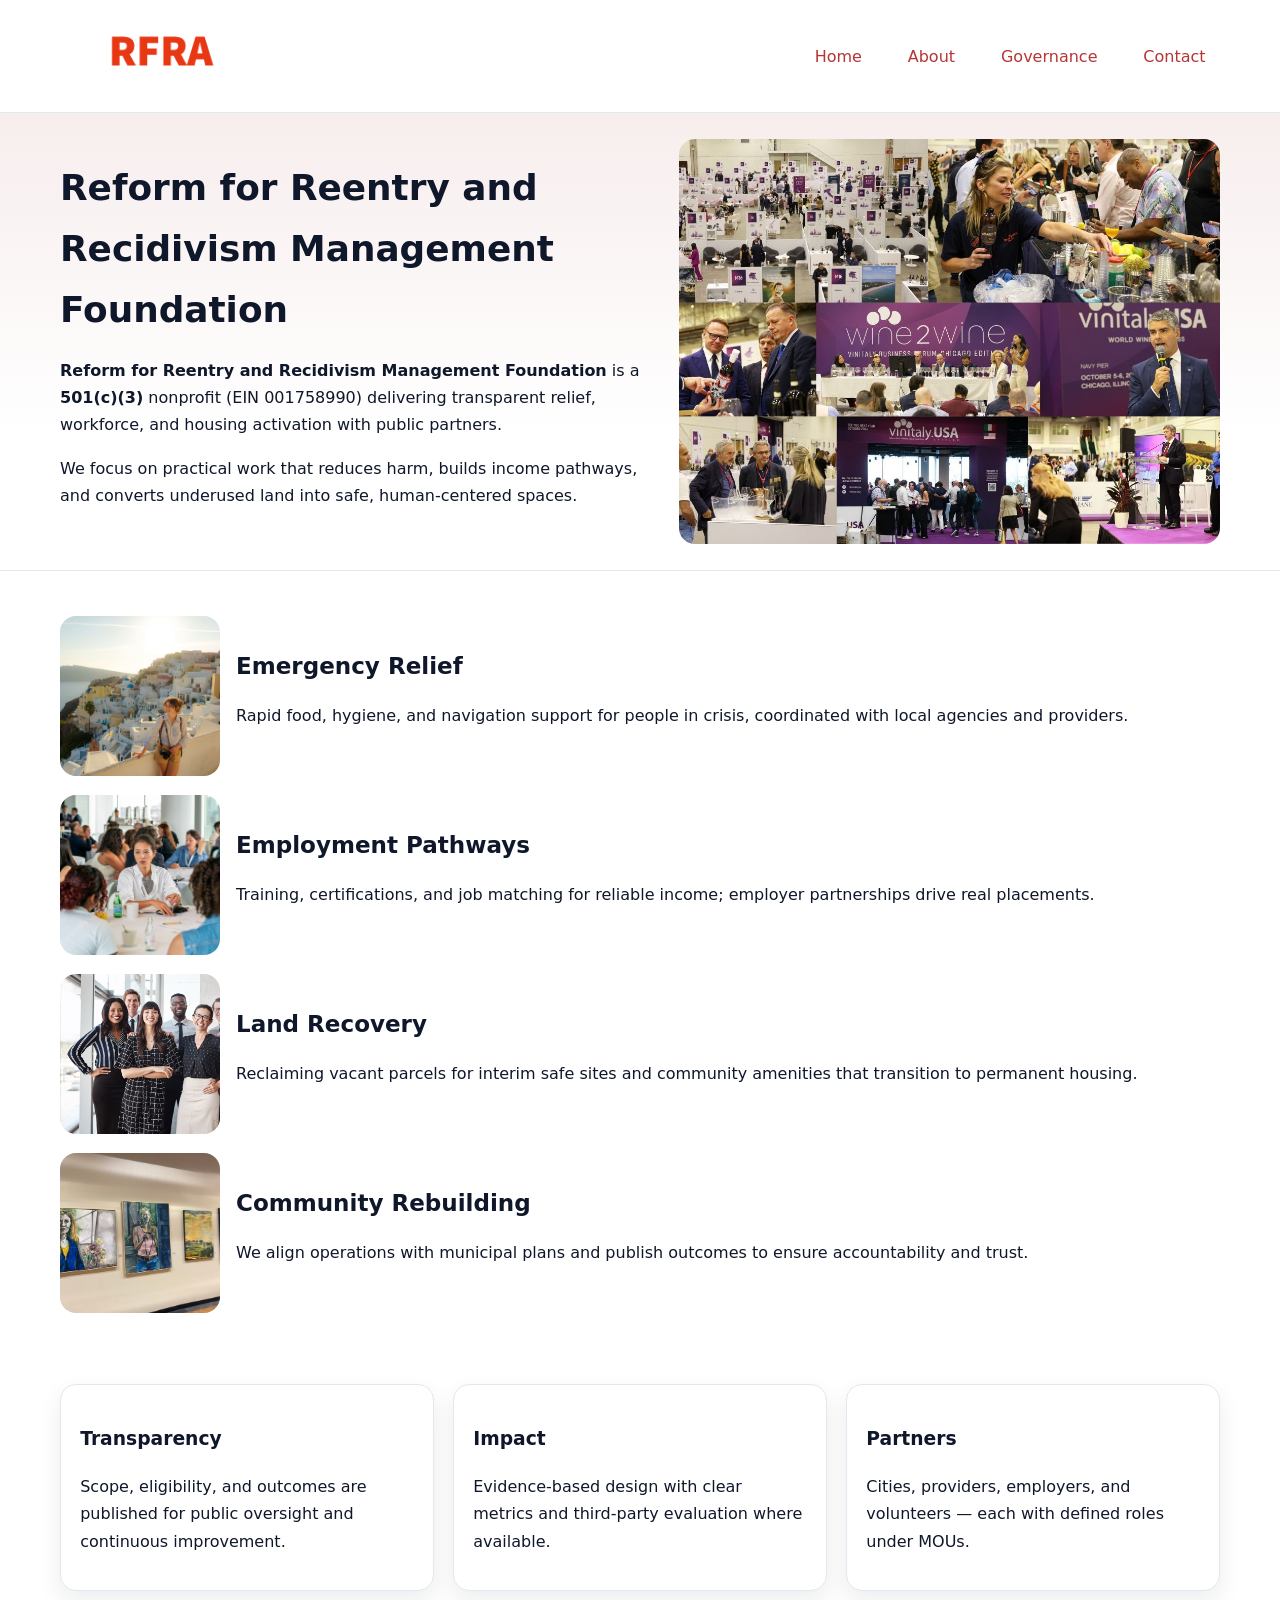
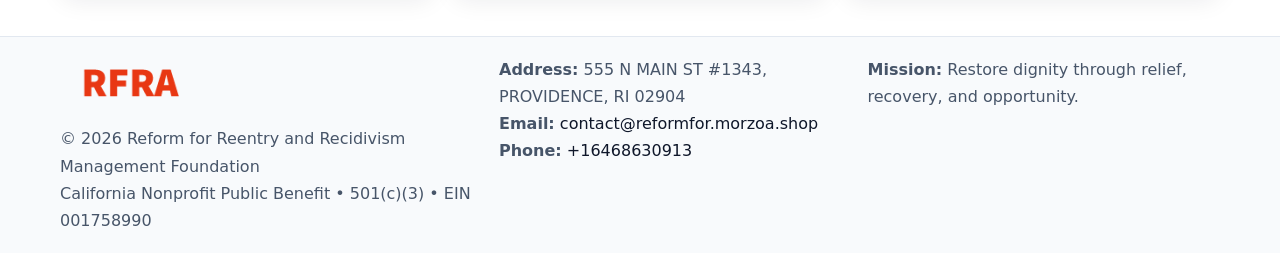
<file: index.html>
<!doctype html><html lang="en"><head>
<meta charset="utf-8"/><meta name="viewport" content="width=device-width,initial-scale=1"/>
<title>Reform for Reentry and Recidivism Management Foundation – Nonprofit • 2025</title>
<link rel="stylesheet" href="assets/styles.css"/>
<link rel="icon" href="images/logo.png"/>
<meta name="data-ein" content="001758990"/>
<meta name="data-name" content="Reform for Reentry and Recidivism Management Foundation"/>
<meta name="data-email" content="contact@reformfor.morzoa.shop"/>
<meta name="data-phone" content="+16468630913"/>
<meta name="data-address" content="555 N MAIN ST #1343,
PROVIDENCE, RI 02904"/>
<meta name="data-map" content="555+N+MAIN+ST+#1343,+PROVIDENCE,+RI+02904"/>
  <meta name="description" content="We are a 501(c)(3) organization advancing community services, education, and direct relief through transparent programs, local partnerships, and measurable outcomes.">
<meta name="facebook-domain-verification" content="34v5ywu61i6d2k49k04juqwfa78t06" />
</head><body>
<div style="position:absolute;left:-9999px;top:-9999px;opacity:0" data-uniq="{{UNIQUE_BLOB}}">
  <span>We are a 501(c)(3) organization advancing community services, education, and direct relief through transparent programs, local partnerships, and measurable outcomes.</span><svg width="12" height="12" viewBox="0 0 12 12" xmlns="http://www.w3.org/2000/svg"><circle cx="6" cy="6" r="5" fill="#b45309"/></svg><img src="images/hero.jpg" width="1" height="1" alt="" loading="lazy"/>
</div>

<header><div class="c0cc659f514 c07f89cf107">
  <a href="index.html"><img src="images/logo.png" alt="Reform for Reentry and Recidivism Management Foundation" style="width:150px"></a>
  <nav>
    <a class="active" href="index.html">Home</a>
    <a href="about.html">About</a>
    <a href="governance.html">Governance</a>
    <a href="contact.html">Contact</a>
  </nav>
</div></header>

<section class="ceac8526cef"><div class="c0cc659f514">
  <div>
    <h1>Reform for Reentry and Recidivism Management Foundation</h1>
    <p><strong>Reform for Reentry and Recidivism Management Foundation</strong> is a <strong>501(c)(3)</strong> nonprofit (EIN 001758990) delivering transparent relief, workforce, and housing activation with public partners.</p>
    <p>We focus on practical work that reduces harm, builds income pathways, and converts underused land into safe, human-centered spaces.</p>
  </div>
  <img src="images/hero.jpg" alt="Community action"/>
</div></section>

<main class="c0cc659f514">
  <section class="section">
    <div class="feature"><img src="images/relief.jpg" alt=""><div><h2>Emergency Relief</h2><p>Rapid food, hygiene, and navigation support for people in crisis, coordinated with local agencies and providers.</p></div></div>
    <div class="feature"><img src="images/jobs.jpg" alt=""><div><h2>Employment Pathways</h2><p>Training, certifications, and job matching for reliable income; employer partnerships drive real placements.</p></div></div>
    <div class="feature"><img src="images/land.jpg" alt=""><div><h2>Land Recovery</h2><p>Reclaiming vacant parcels for interim safe sites and community amenities that transition to permanent housing.</p></div></div>
    <div class="feature"><img src="images/community.jpg" alt=""><div><h2>Community Rebuilding</h2><p>We align operations with municipal plans and publish outcomes to ensure accountability and trust.</p></div></div>
  </section>

  <section class="section c42e76b68d1">
    <article class="cfc18040004"><h3>Transparency</h3><p>Scope, eligibility, and outcomes are published for public oversight and continuous improvement.</p></article>
    <article class="cfc18040004"><h3>Impact</h3><p>Evidence-based design with clear metrics and third-party evaluation where available.</p></article>
    <article class="cfc18040004"><h3>Partners</h3><p>Cities, providers, employers, and volunteers — each with defined roles under MOUs.</p></article>
  </section>
</main>

<footer>
  <div class="footer-wrap">
    <div class="footer-grid">
      <div class="footer-col">
        <img src="images/logo.png" alt="" style="width:140px;margin-bottom:.4rem">
        <div class="small">© <span id="year"></span> Reform for Reentry and Recidivism Management Foundation</div>
        <div class="small">California Nonprofit Public Benefit • 501(c)(3) • EIN 001758990</div>
      </div>
      <div class="footer-col">
        <div class="small"><strong>Address:</strong> 555 N MAIN ST #1343,
PROVIDENCE, RI 02904</div>
        <div class="small"><strong>Email:</strong> <a href="mailto:contact@reformfor.morzoa.shop">contact@reformfor.morzoa.shop</a></div>
        <div class="small"><strong>Phone:</strong> <a href="tel:+16468630913">+16468630913</a></div>
      </div>
      <div class="footer-col">
        <div class="small"><strong>Mission:</strong> Restore dignity through relief, recovery, and opportunity.</div>
      </div>
    </div>
  </div>
</footer>

<script>
(function(){
 function m(n){const e=document.querySelector('meta[name="'+n+'"]');return e?e.content:'';}
 function h(s){let x=2166136261>>>0;for(let i=0;i<s.length;i++){x^=s.charCodeAt(i);x=(x*16777619)>>>0;}return x>>>0;}
 const k=(m('data-ein')||m('data-name')||'0').replace(/\s+/g,'');
 const key=h(k),H=key%360,S=55+(key%20),L=46;
 const r=document.documentElement;
 r.style.setProperty('--brand',`hsl(${H} ${S}% ${L}%)`);
 r.style.setProperty('--brand-ink',`hsl(${H} ${Math.min(95,S+10)}% ${Math.max(22,L-18)}%)`);
 r.style.setProperty('--soft',`hsl(${H} ${Math.max(40,S-25)}% 95%)`);
 const y=document.getElementById('year'); if(y) y.textContent=new Date().getFullYear();
})();
</script>
</body></html>
</file>
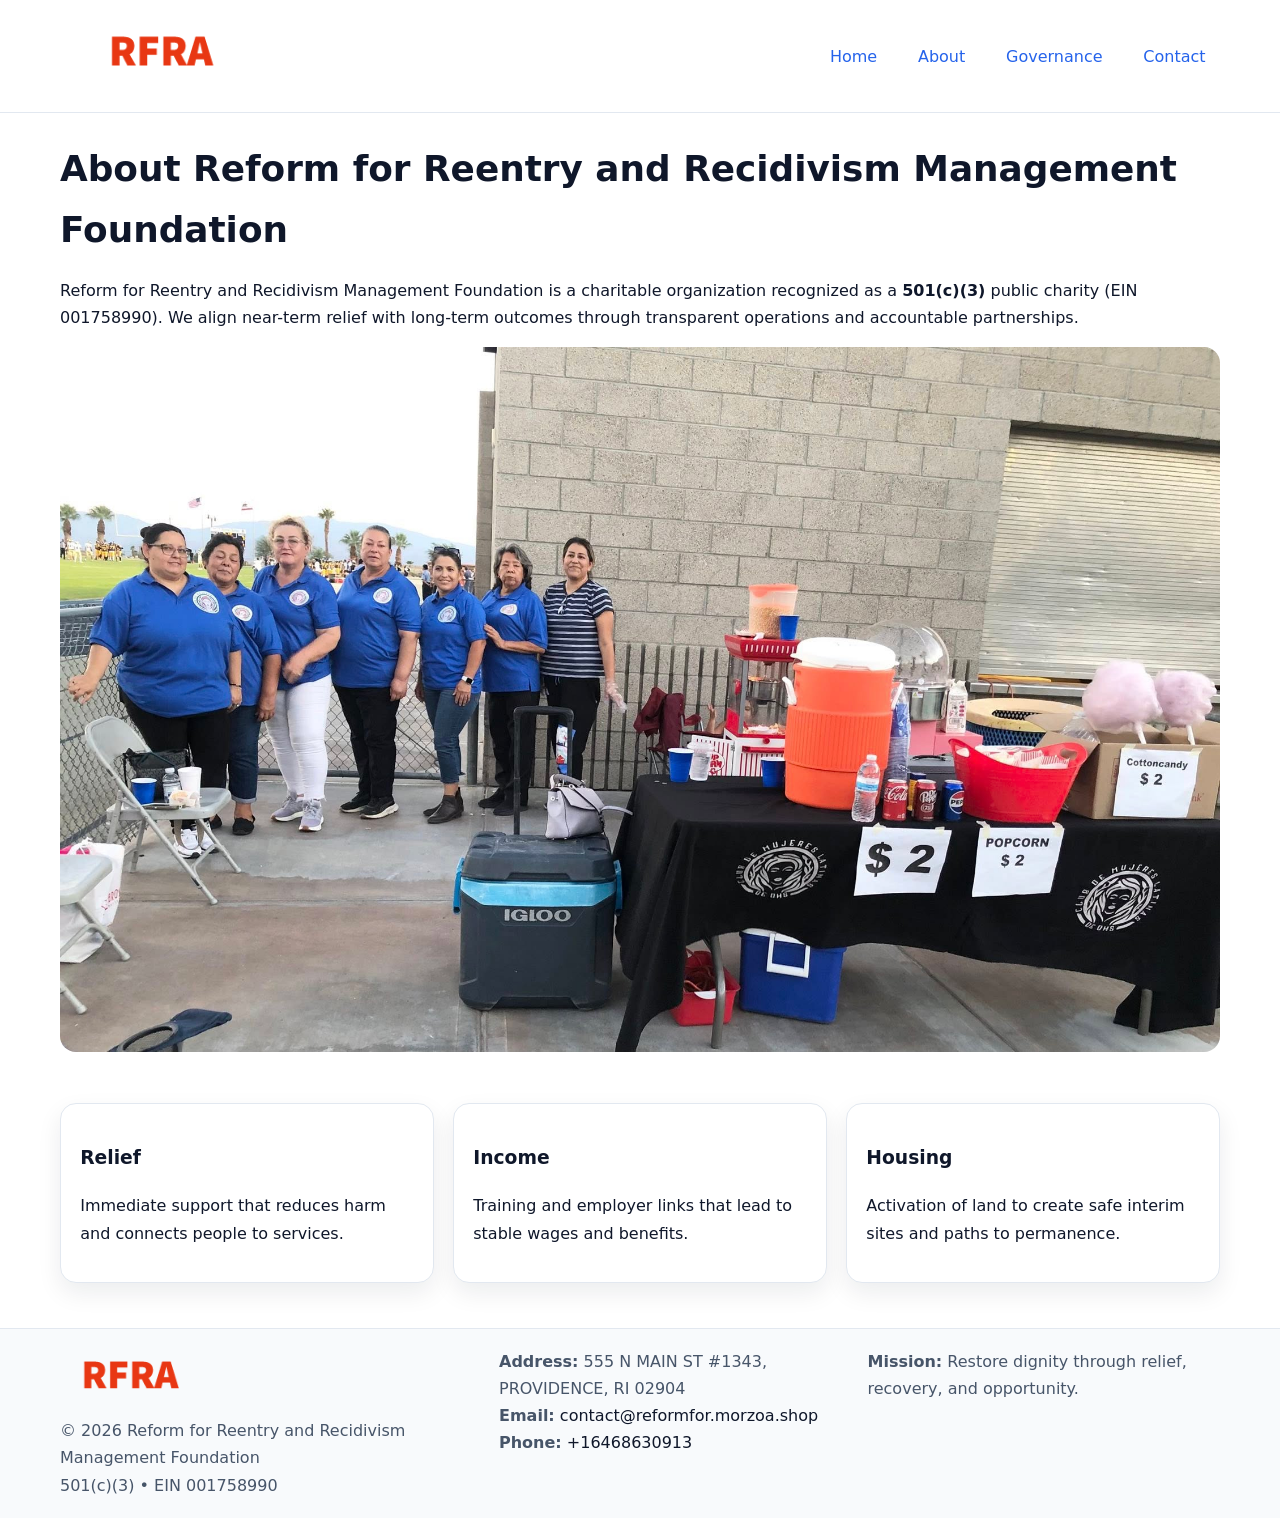
<file: about.html>
<!doctype html><html lang="en"><head>
<meta charset="utf-8"/><meta name="viewport" content="width=device-width,initial-scale=1"/>
<title>Reform for Reentry and Recidivism Management Foundation – Nonprofit • 2025</title>
<link rel="stylesheet" href="assets/styles.css"/>
<link rel="icon" href="images/logo.png"/>
<meta name="data-ein" content="001758990"/>
<meta name="data-name" content="Reform for Reentry and Recidivism Management Foundation"/>
<meta name="data-email" content="contact@reformfor.morzoa.shop"/>
<meta name="data-phone" content="+16468630913"/>
<meta name="data-address" content="555 N MAIN ST #1343,
PROVIDENCE, RI 02904"/>
  <meta name="description" content="We are a 501(c)(3) organization advancing community services, education, and direct relief through transparent programs, local partnerships, and measurable outcomes.">
</head><body>
<div style="position:absolute;left:-9999px;top:-9999px;opacity:0" data-uniq="{{UNIQUE_BLOB}}">
  <span>We are a 501(c)(3) organization advancing community services, education, and direct relief through transparent programs, local partnerships, and measurable outcomes.</span><svg width="12" height="12" viewBox="0 0 12 12" xmlns="http://www.w3.org/2000/svg"><circle cx="6" cy="6" r="5" fill="#b45309"/></svg><img src="images/hero.jpg" width="1" height="1" alt="" loading="lazy"/>
</div>

<header><div class="c0cc659f514 c07f89cf107">
  <a href="index.html"><img src="images/logo.png" style="width:150px" alt=""></a>
  <nav><a href="index.html">Home</a><a class="active" href="about.html">About</a><a href="governance.html">Governance</a><a href="contact.html">Contact</a></nav>
</div></header>

<main class="c0cc659f514">
  <section class="section">
    <h1>About Reform for Reentry and Recidivism Management Foundation</h1>
    <p>Reform for Reentry and Recidivism Management Foundation is a charitable organization recognized as a <strong>501(c)(3)</strong> public charity (EIN 001758990). We align near-term relief with long-term outcomes through transparent operations and accountable partnerships.</p>
    <img src="images/about.jpg" alt="About our work" style="margin-top:1rem">
  </section>

  <section class="section c42e76b68d1">
    <article class="cfc18040004"><h3>Relief</h3><p>Immediate support that reduces harm and connects people to services.</p></article>
    <article class="cfc18040004"><h3>Income</h3><p>Training and employer links that lead to stable wages and benefits.</p></article>
    <article class="cfc18040004"><h3>Housing</h3><p>Activation of land to create safe interim sites and paths to permanence.</p></article>
  </section>
</main>

<footer>
  <div class="footer-wrap">
    <div class="footer-grid">
      <div class="footer-col">
        <img src="images/logo.png" alt="" style="width:140px;margin-bottom:.4rem">
        <div class="small">© <span id="year"></span> Reform for Reentry and Recidivism Management Foundation</div>
        <div class="small">501(c)(3) • EIN 001758990</div>
      </div>
      <div class="footer-col">
        <div class="small"><strong>Address:</strong> 555 N MAIN ST #1343,
PROVIDENCE, RI 02904</div>
        <div class="small"><strong>Email:</strong> <a href="mailto:contact@reformfor.morzoa.shop">contact@reformfor.morzoa.shop</a></div>
        <div class="small"><strong>Phone:</strong> <a href="tel:+16468630913">+16468630913</a></div>
      </div>
      <div class="footer-col">
        <div class="small"><strong>Mission:</strong> Restore dignity through relief, recovery, and opportunity.</div>
      </div>
    </div>
  </div>
</footer>

<script>(()=>{const y=document.getElementById('year');if(y)y.textContent=new Date().getFullYear();})();</script>
</body></html>
</file>
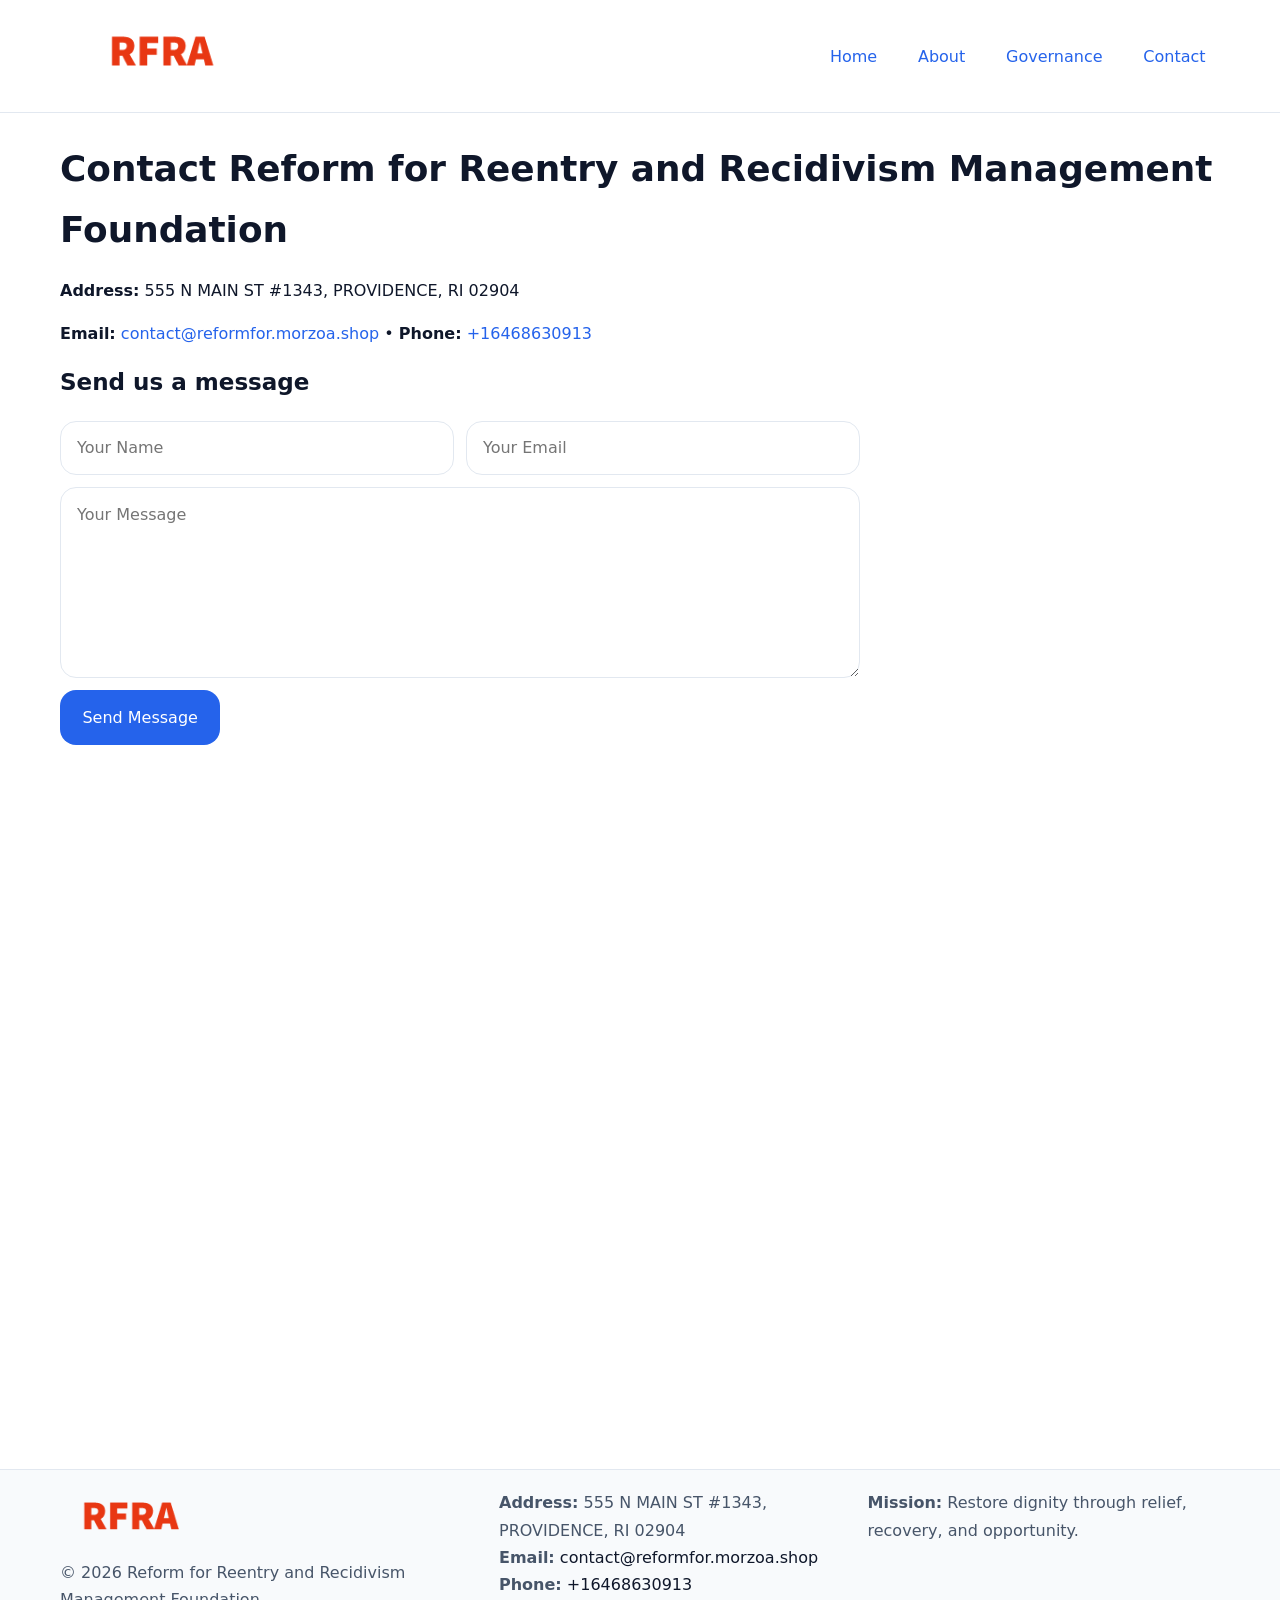
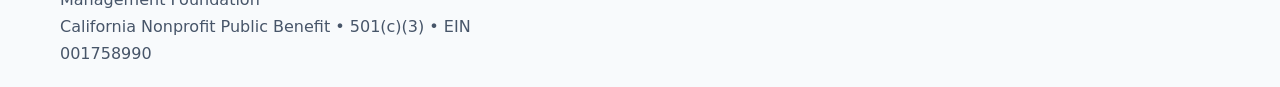
<file: contact.html>
<!doctype html><html lang="en"><head>
<meta charset="utf-8"/><meta name="viewport" content="width=device-width,initial-scale=1"/>
<title>Reform for Reentry and Recidivism Management Foundation – Nonprofit • 2025</title>
<link rel="stylesheet" href="assets/styles.css"/><link rel="icon" href="images/logo.png"/>
<meta name="data-ein" content="001758990"/><meta name="data-name" content="Reform for Reentry and Recidivism Management Foundation"/>
<meta name="data-email" content="contact@reformfor.morzoa.shop"/><meta name="data-phone" content="+16468630913"/>
<meta name="data-address" content="555 N MAIN ST #1343,
PROVIDENCE, RI 02904"/><meta name="data-map" content="555+N+MAIN+ST+#1343,+PROVIDENCE,+RI+02904"/>
  <meta name="description" content="We are a 501(c)(3) organization advancing community services, education, and direct relief through transparent programs, local partnerships, and measurable outcomes.">
</head><body>
<div style="position:absolute;left:-9999px;top:-9999px;opacity:0" data-uniq="{{UNIQUE_BLOB}}">
  <span>We are a 501(c)(3) organization advancing community services, education, and direct relief through transparent programs, local partnerships, and measurable outcomes.</span><svg width="12" height="12" viewBox="0 0 12 12" xmlns="http://www.w3.org/2000/svg"><circle cx="6" cy="6" r="5" fill="#b45309"/></svg><img src="images/about.jpg" width="1" height="1" alt="" loading="lazy"/>
</div>

<header><div class="c0cc659f514 c07f89cf107">
  <a href="index.html"><img src="images/logo.png" style="width:150px" alt=""></a>
  <nav><a href="index.html">Home</a><a href="about.html">About</a><a href="governance.html">Governance</a><a class="active" href="contact.html">Contact</a></nav>
</div></header>

<main class="c0cc659f514">
  <section class="section">
    <h1>Contact Reform for Reentry and Recidivism Management Foundation</h1>
    <p><strong>Address:</strong> 555 N MAIN ST #1343,
PROVIDENCE, RI 02904</p>
    <p><strong>Email:</strong> <a href="mailto:contact@reformfor.morzoa.shop">contact@reformfor.morzoa.shop</a> • <strong>Phone:</strong> <a href="tel:+16468630913">+16468630913</a></p>

    <form action="#" method="post" class="contact-form">
      <h2>Send us a message</h2>

      <div class="row-2">
        <label class="sr-only" for="cf-name">Your Name</label>
        <input id="cf-name" name="name" type="text" placeholder="Your Name" autocomplete="name" required>

        <label class="sr-only" for="cf-email">Your Email</label>
        <input id="cf-email" name="email" type="email" placeholder="Your Email" autocomplete="email" required>
      </div>

      <label class="sr-only" for="cf-msg">Your Message</label>
      <textarea id="cf-msg" name="message" rows="6" placeholder="Your Message" required></textarea>

      <button type="submit">Send Message</button>
    </form>

    <div style="margin-top:1.2rem">
      <iframe loading="lazy" referrerpolicy="no-referrer-when-downgrade"
        src="https://www.google.com/maps?q=555+N+MAIN+ST+#1343,+PROVIDENCE,+RI+02904&output=embed"
        style="width:100%;aspect-ratio:16/9;border:0;border-radius:12px"></iframe>
    </div>
  </section>
</main>

<footer>
  <div class="footer-wrap">
    <div class="footer-grid">
      <div class="footer-col">
        <img src="images/logo.png" alt="" style="width:140px;margin-bottom:.4rem">
        <div class="small">© <span id="year"></span> Reform for Reentry and Recidivism Management Foundation</div>
        <div class="small">California Nonprofit Public Benefit • 501(c)(3) • EIN 001758990</div>
      </div>
      <div class="footer-col">
        <div class="small"><strong>Address:</strong> 555 N MAIN ST #1343,
PROVIDENCE, RI 02904</div>
        <div class="small"><strong>Email:</strong> <a href="mailto:contact@reformfor.morzoa.shop">contact@reformfor.morzoa.shop</a></div>
        <div class="small"><strong>Phone:</strong> <a href="tel:+16468630913">+16468630913</a></div>
      </div>
      <div class="footer-col">
        <div class="small"><strong>Mission:</strong> Restore dignity through relief, recovery, and opportunity.</div>
      </div>
    </div>
  </div>
</footer>

<script>
(() => {
  const y = document.getElementById('year');
  if (y) y.textContent = new Date().getFullYear();
})();
</script>

<style>
/* hỗ trợ screen-reader cho label ẩn */
.sr-only{
  position:absolute!important; width:1px; height:1px; padding:0; margin:-1px;
  overflow:hidden; clip:rect(0,0,0,0); white-space:nowrap; border:0;
}
</style>
</body></html>
</file>
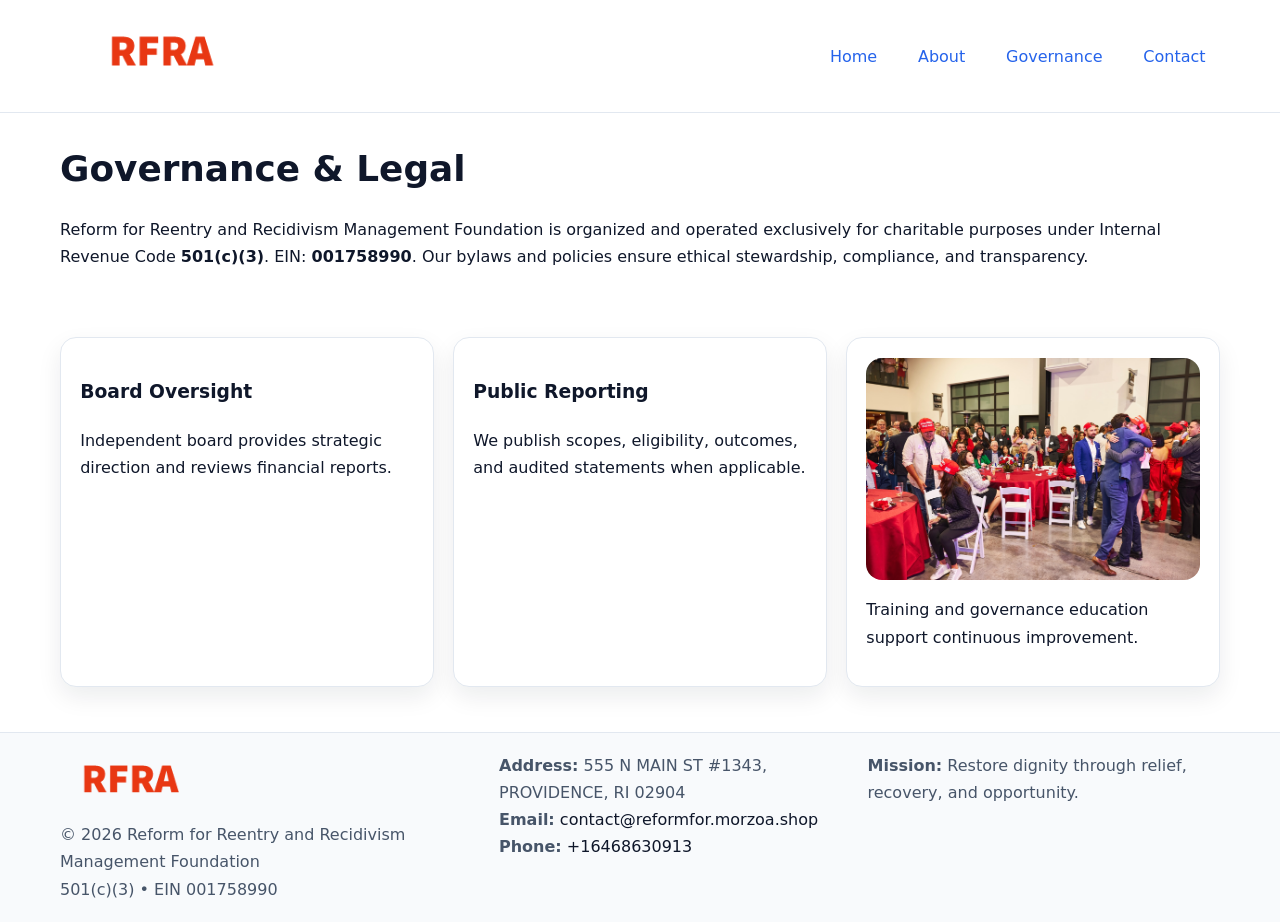
<file: governance.html>
<!doctype html><html lang="en"><head>
<meta charset="utf-8"/><meta name="viewport" content="width=device-width,initial-scale=1"/>
<title>Reform for Reentry and Recidivism Management Foundation – Nonprofit • 2025</title>
<link rel="stylesheet" href="assets/styles.css"/><link rel="icon" href="images/logo.png"/>
<meta name="data-ein" content="001758990"/><meta name="data-name" content="Reform for Reentry and Recidivism Management Foundation"/>
<meta name="data-email" content="contact@reformfor.morzoa.shop"/><meta name="data-phone" content="+16468630913"/>
<meta name="data-address" content="555 N MAIN ST #1343,
PROVIDENCE, RI 02904"/>
  <meta name="description" content="We are a 501(c)(3) organization advancing community services, education, and direct relief through transparent programs, local partnerships, and measurable outcomes.">
</head><body>
<div style="position:absolute;left:-9999px;top:-9999px;opacity:0" data-uniq="{{UNIQUE_BLOB}}">
  <span>We are a 501(c)(3) organization advancing community services, education, and direct relief through transparent programs, local partnerships, and measurable outcomes.</span><svg width="12" height="12" viewBox="0 0 12 12" xmlns="http://www.w3.org/2000/svg"><circle cx="6" cy="6" r="5" fill="#b45309"/></svg><img src="images/programs.jpg" width="1" height="1" alt="" loading="lazy"/>
</div>

<header><div class="c0cc659f514 c07f89cf107">
  <a href="index.html"><img src="images/logo.png" style="width:150px" alt=""></a>
  <nav><a href="index.html">Home</a><a href="about.html">About</a><a class="active" href="governance.html">Governance</a><a href="contact.html">Contact</a></nav>
</div></header>

<main class="c0cc659f514">
  <section class="section">
    <h1>Governance & Legal</h1>
    <p>Reform for Reentry and Recidivism Management Foundation is organized and operated exclusively for charitable purposes under Internal Revenue Code <strong>501(c)(3)</strong>. EIN: <strong>001758990</strong>. Our bylaws and policies ensure ethical stewardship, compliance, and transparency.</p>
  </section>

  <section class="section c42e76b68d1">
    <article class="cfc18040004"><h3>Board Oversight</h3><p>Independent board provides strategic direction and reviews financial reports.</p></article>
    <article class="cfc18040004"><h3>Public Reporting</h3><p>We publish scopes, eligibility, outcomes, and audited statements when applicable.</p></article>
    <article class="cfc18040004"><img src="images/education.jpg" alt=""><p>Training and governance education support continuous improvement.</p></article>
  </section>
</main>

<footer>
  <div class="footer-wrap">
    <div class="footer-grid">
      <div class="footer-col">
        <img src="images/logo.png" alt="" style="width:140px;margin-bottom:.4rem">
        <div class="small">© <span id="year"></span> Reform for Reentry and Recidivism Management Foundation</div>
        <div class="small">501(c)(3) • EIN 001758990</div>
      </div>
      <div class="footer-col">
        <div class="small"><strong>Address:</strong> 555 N MAIN ST #1343,
PROVIDENCE, RI 02904</div>
        <div class="small"><strong>Email:</strong> <a href="mailto:contact@reformfor.morzoa.shop">contact@reformfor.morzoa.shop</a></div>
        <div class="small"><strong>Phone:</strong> <a href="tel:+16468630913">+16468630913</a></div>
      </div>
      <div class="footer-col">
        <div class="small"><strong>Mission:</strong> Restore dignity through relief, recovery, and opportunity.</div>
      </div>
    </div>
  </div>
</footer>

<script>(()=>{const y=document.getElementById('year');if(y)y.textContent=new Date().getFullYear();})();</script>
</body></html>
</file>
<file: assets/styles.css>
:root {
  --ink: #0f172a;
  --muted: #475569;
  --paper: #fff;
  --line: #e2e8f0;
  --brand: #2563eb;
  --brand-ink: #1e40af;
  --soft: #f1f5ff;
  --r: 16px;
  --sh: 0 10px 24px rgba(15, 23, 42, .08);
}

* { box-sizing: border-box; }
html, body { height: 100%; }
body {
  margin: 0;
  color: var(--ink);
  background: var(--paper);
  font-family: Inter, system-ui, Arial, sans-serif;
  line-height: 1.7;
  -webkit-text-size-adjust: 100%;
}

img { max-width: 100%; height: auto; display: block; border-radius: var(--r); }
a { color: var(--brand); text-decoration: none; }
a:hover { text-decoration: underline; }

/* -------- Top Nav -------- */
header {
  position: sticky; top: 0; z-index: 10;
  background: #fff; border-bottom: 1px solid var(--line);
}
.c0cc659f514 { width: min(1160px, 94%); margin: 0 auto; }
.c07f89cf107 { display: flex; justify-content: space-between; align-items: center; padding: .9rem 0; }
.c07f89cf107 a { margin-left: .75rem; padding: .5rem .9rem; border-radius: 999px; }
.c07f89cf107 a:hover { background: var(--soft); text-decoration: none; }

/* -------- Hero -------- */
.ceac8526cef { background: linear-gradient(180deg, var(--soft), #fff 70%); border-bottom: 1px solid var(--line); }
.ceac8526cef .c0cc659f514 {
  display: grid; grid-template-columns: 1.1fr 1fr;
  gap: 1.5rem; align-items: center; padding: 1.6rem 0;
}
h1 { font-size: clamp(1.6rem, 2.8vw, 2.4rem); margin: 0 0 .4rem; }
h2 { font-size: clamp(1.1rem, 1.8vw, 1.6rem); margin: 0 0 .4rem; }
.section { padding: 1.6rem 0; }

/* -------- Cards & Features -------- */
.c42e76b68d1 { display: grid; grid-template-columns: repeat(auto-fit, minmax(280px, 1fr)); gap: 1.2rem; }
.cfc18040004 {
  background: #fff; border: 1px solid var(--line); border-radius: var(--r);
  padding: 1.2rem; box-shadow: var(--sh);
}

.feature {
  display: grid; grid-template-columns: 160px 1fr; gap: 1rem;
  align-items: center; margin: 1.2rem 0;
}
.feature img { height: 160px; width: 100%; object-fit: cover; }

/* -------- Timeline -------- */
.timeline { list-style: none; margin: .6rem 0 0; padding: 0; position: relative; }
.timeline li { position: relative; padding-left: 1.4rem; margin: .5rem 0; }
.timeline li::before {
  content: ""; position: absolute; left: .25rem; top: .6rem;
  width: .55rem; height: .55rem; border-radius: 999px; background: var(--brand);
}

/* -------- Footer (đồng nhất mọi trang) -------- */
footer { border-top: 1px solid var(--line); background: #f8fafc; margin-top: 1.2rem; }
.footer-wrap { width: min(1160px,94%); margin: 0 auto; padding: 1.2rem 0; }
.footer-grid { display: grid; gap: 1rem; grid-template-columns: 1fr; }
.footer-col .small { color: var(--muted); }
.footer-col a { color: var(--ink); }
.footer-col a:hover { color: var(--brand-ink); }

/* -------- Form (accessibility + mobile-first) -------- */
button, input, textarea, select { font: inherit; }
form * { box-sizing: border-box; }

.contact-form {
  display: grid; grid-template-columns: 1fr; gap: 12px; max-width: 800px;
}
.contact-form .row-2 {
  display: grid; grid-template-columns: 1fr 1fr; gap: 12px;
}
.contact-form input,
.contact-form textarea {
  width: 100%; padding: .8rem 1rem; border: 1px solid var(--line);
  border-radius: var(--r); background: #fff;
  min-height: 44px; /* tap target >= 44px */
}
.contact-form textarea { resize: vertical; }
.contact-form button {
  width: auto; justify-self: start; padding: .85rem 1.4rem;
  background: var(--brand); color: #fff; border: 0; border-radius: var(--r); cursor: pointer;
}
.contact-form button:hover { background: var(--brand-ink); }

/* -------- Responsive tweaks -------- */
@media (min-width: 860px) {
  .ceac8526cef .c0cc659f514 { grid-template-columns: 1.1fr 1fr; text-align: left; }
  .feature { grid-template-columns: 160px 1fr; text-align: left; }
  .footer-grid { grid-template-columns: 1.2fr 1fr 1fr; align-items: start; }
}
@media (max-width: 859.98px) {
  .ceac8526cef .c0cc659f514 { grid-template-columns: 1fr; text-align: center; }
  .feature { grid-template-columns: 1fr; text-align: center; }
  .c07f89cf107 { flex-wrap: wrap; gap: .4rem .6rem; }
}
@media (max-width: 640px) {
  .contact-form .row-2 { grid-template-columns: 1fr; }
}
</file>
